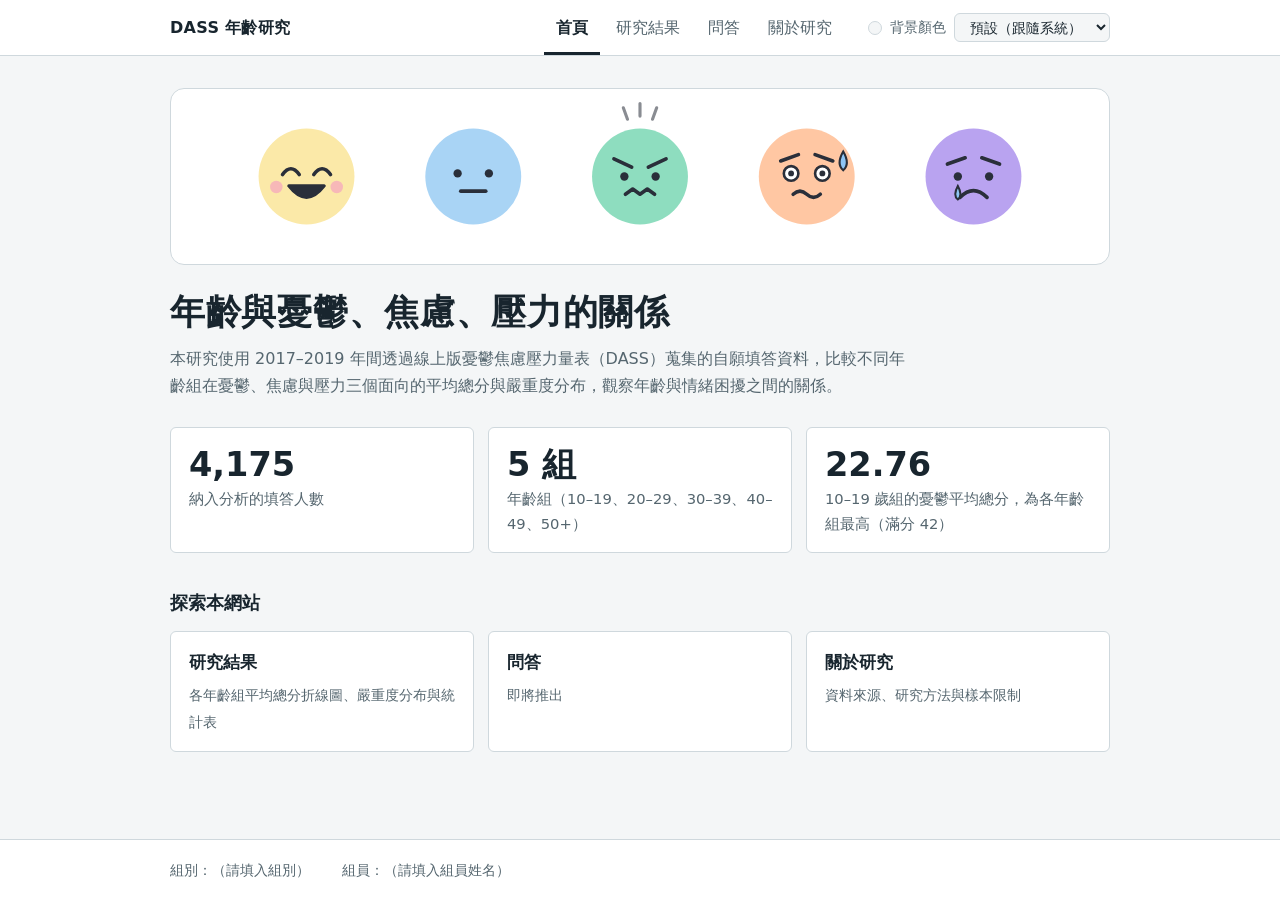
<file: index.html>
<!DOCTYPE html>
<html lang="zh-Hant">
<head>
<meta charset="UTF-8">
<meta name="viewport" content="width=device-width, initial-scale=1">
<title>首頁｜年齡與憂鬱、焦慮、壓力的關係</title>
<link rel="stylesheet" href="style.css">
</head>
<body>
<header class="site-header">
  <nav class="site-nav" aria-label="主要導覽">
    <a class="brand" href="index.html">DASS 年齡研究</a>
    <ul>
        <li><a class="nl" href="index.html" aria-current="page">首頁</a></li>
        <li><a class="nl" href="results.html">研究結果</a></li>
        <li><a class="nl" href="ask.html">問答</a></li>
        <li><a class="nl" href="about.html">關於研究</a></li>
    </ul>
    <div class="bgpicker">
  <span class="sw" id="bgSwatch" aria-hidden="true"></span>
  <label for="bgSelect">背景顏色</label>
  <select id="bgSelect">
    <option value="auto">預設（跟隨系統）</option>
    <option value="#FFFFFF|light">白色</option>
    <option value="#F4F6F7|light">淺灰</option>
    <option value="#FBF6E9|light">米黃</option>
    <option value="#E8F1FA|light">淡藍</option>
    <option value="#E8F5EC|light">淡綠</option>
    <option value="#FBEDF1|light">淡粉</option>
    <option value="#F0EBF8|light">淡紫</option>
    <option value="#11181D|dark">深藍灰</option>
    <option value="#1E1E1E|dark">炭灰</option>
    <option value="#000000|dark">黑色</option>
  </select>
</div>
  </nav>
</header>
<main>
  <div class="hero">
  <svg viewBox="0 0 900 168" role="img" aria-label="插畫：五種情緒表情，依序是快樂、正常、壓力大、焦慮、憂鬱">
    <g transform="translate(130 84)">
      <circle r="46" fill="#FBE9A8"/>
      <path d="M-23 -2 Q-15 -13 -7 -2 M7 -2 Q15 -13 23 -2" stroke="#2A2F3A" stroke-width="3.5" stroke-linecap="round" stroke-linejoin="round" fill="none"/><path d="M-17 9 Q0 31 17 9 Z" fill="#2A2F3A" stroke="#2A2F3A" stroke-width="3" stroke-linejoin="round"/><circle cx="-29" cy="10" r="6" fill="#F6A8BE" opacity=".75"/><circle cx="29" cy="10" r="6" fill="#F6A8BE" opacity=".75"/>
    </g>
    <g transform="translate(290 84)">
      <circle r="46" fill="#A9D4F5"/>
      <circle cx="-15" cy="-3" r="4" fill="#2A2F3A"/><circle cx="15" cy="-3" r="4" fill="#2A2F3A"/><path d="M-12 14 L12 14" stroke="#2A2F3A" stroke-width="3.5" stroke-linecap="round" stroke-linejoin="round" fill="none"/>
    </g>
    <g transform="translate(450 84)">
      <circle r="46" fill="#8EDDBF"/>
      <circle cx="-15" cy="0" r="4" fill="#2A2F3A"/><circle cx="15" cy="0" r="4" fill="#2A2F3A"/><path d="M-25 -17 L-8 -9 M25 -17 L8 -9" stroke="#2A2F3A" stroke-width="3.5" stroke-linecap="round" stroke-linejoin="round" fill="none"/><path d="M-14 17 L-7 12 L0 17 L7 12 L14 17" stroke="#2A2F3A" stroke-width="3.5" stroke-linecap="round" stroke-linejoin="round" fill="none"/><path d="M-12 -55 L-16 -66 M0 -58 L0 -70 M12 -55 L16 -66" stroke="#2A2F3A" stroke-width="3" stroke-linecap="round" opacity=".55"/>
    </g>
    <g transform="translate(610 84)">
      <circle r="46" fill="#FFC7A3"/>
      <circle cx="-15" cy="-3" r="7" fill="#fff" stroke="#2A2F3A" stroke-width="2.5"/><circle cx="15" cy="-3" r="7" fill="#fff" stroke="#2A2F3A" stroke-width="2.5"/><circle cx="-15" cy="-3" r="2.8" fill="#2A2F3A"/><circle cx="15" cy="-3" r="2.8" fill="#2A2F3A"/><path d="M-25 -15 L-8 -21 M25 -15 L8 -21" stroke="#2A2F3A" stroke-width="3.5" stroke-linecap="round" stroke-linejoin="round" fill="none"/><path d="M-13 17 Q-6.5 11 0 17 T13 17" stroke="#2A2F3A" stroke-width="3.5" stroke-linecap="round" stroke-linejoin="round" fill="none"/><path d="M35 -24 Q42 -12 35 -6 Q28 -12 35 -24 Z" fill="#8EC5F5" stroke="#2A2F3A" stroke-width="2"/>
    </g>
    <g transform="translate(770 84)">
      <circle r="46" fill="#B9A3F0"/>
      <circle cx="-15" cy="0" r="4" fill="#2A2F3A"/><circle cx="15" cy="0" r="4" fill="#2A2F3A"/><path d="M-25 -12 L-8 -18 M25 -12 L8 -18" stroke="#2A2F3A" stroke-width="3.5" stroke-linecap="round" stroke-linejoin="round" fill="none"/><path d="M-13 20 Q0 7 13 20" stroke="#2A2F3A" stroke-width="3.5" stroke-linecap="round" stroke-linejoin="round" fill="none"/><path d="M-15 9 Q-10 18 -15 22 Q-20 18 -15 9 Z" fill="#8EC5F5" stroke="#2A2F3A" stroke-width="2"/>
    </g>
  </svg>
</div>
  <h1>年齡與憂鬱、焦慮、壓力的關係</h1>
  <p class="lead">本研究使用 2017–2019 年間透過線上版憂鬱焦慮壓力量表（DASS）蒐集的自願填答資料，比較不同年齡組在憂鬱、焦慮與壓力三個面向的平均總分與嚴重度分布，觀察年齡與情緒困擾之間的關係。</p>

  <section class="stats" aria-label="重點數字">
    <div class="stat"><div class="num">4,175</div><div class="lbl">納入分析的填答人數</div></div>
    <div class="stat"><div class="num">5 組</div><div class="lbl">年齡組（10–19、20–29、30–39、40–49、50+）</div></div>
    <div class="stat"><div class="num">22.76</div><div class="lbl">10–19 歲組的憂鬱平均總分，為各年齡組最高（滿分 42）</div></div>
  </section>

  <h2 class="sec-title">探索本網站</h2>
  <div class="entries">
    <a class="entry" href="results.html"><strong>研究結果</strong><span>各年齡組平均總分折線圖、嚴重度分布與統計表</span></a>
    <a class="entry" href="ask.html"><strong>問答</strong><span>即將推出</span></a>
    <a class="entry" href="about.html"><strong>關於研究</strong><span>資料來源、研究方法與樣本限制</span></a>
  </div>
</main>
<footer class="site-footer">
  <div class="in">
    <span>組別：（請填入組別）</span>
    <span>組員：（請填入組員姓名）</span>
  </div>
</footer>
<script>
(function () {
  var sel = document.getElementById('bgSelect'), sw = document.getElementById('bgSwatch'), root = document.documentElement;
  function apply(v) {
    if (v === 'auto') {
      root.removeAttribute('data-mode'); root.style.removeProperty('--bg');
    } else {
      var a = v.split('|'); root.setAttribute('data-mode', a[1]); root.style.setProperty('--bg', a[0]);
    }
  }
  try { var saved = localStorage.getItem('dash-bg'); if (saved) { sel.value = saved; if (sel.value !== saved) sel.value = 'auto'; } } catch (e) {}
  apply(sel.value);
  sel.addEventListener('change', function () {
    apply(sel.value);
    try { localStorage.setItem('dash-bg', sel.value); } catch (e) {}
  });
})();
</script>
</body>
</html>
</file>
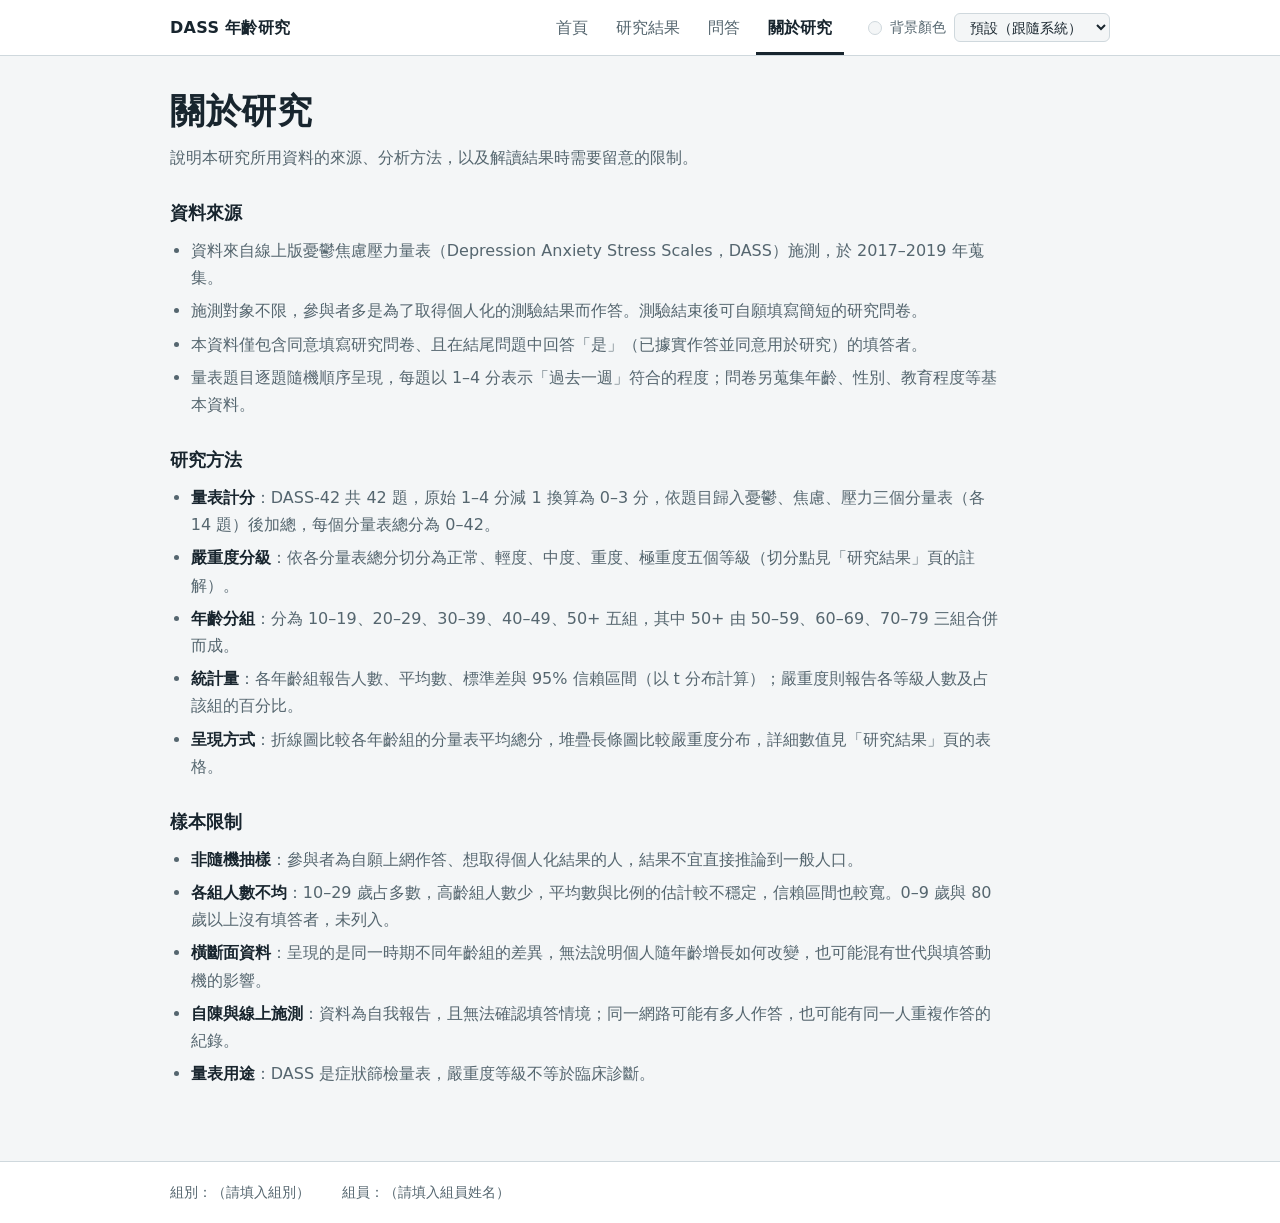
<file: about.html>
<!DOCTYPE html>
<html lang="zh-Hant">
<head>
<meta charset="UTF-8">
<meta name="viewport" content="width=device-width, initial-scale=1">
<title>關於研究｜年齡與憂鬱、焦慮、壓力的關係</title>
<link rel="stylesheet" href="style.css">
</head>
<body>
<header class="site-header">
  <nav class="site-nav" aria-label="主要導覽">
    <a class="brand" href="index.html">DASS 年齡研究</a>
    <ul>
        <li><a class="nl" href="index.html">首頁</a></li>
        <li><a class="nl" href="results.html">研究結果</a></li>
        <li><a class="nl" href="ask.html">問答</a></li>
        <li><a class="nl" href="about.html" aria-current="page">關於研究</a></li>
    </ul>
    <div class="bgpicker">
  <span class="sw" id="bgSwatch" aria-hidden="true"></span>
  <label for="bgSelect">背景顏色</label>
  <select id="bgSelect">
    <option value="auto">預設（跟隨系統）</option>
    <option value="#FFFFFF|light">白色</option>
    <option value="#F4F6F7|light">淺灰</option>
    <option value="#FBF6E9|light">米黃</option>
    <option value="#E8F1FA|light">淡藍</option>
    <option value="#E8F5EC|light">淡綠</option>
    <option value="#FBEDF1|light">淡粉</option>
    <option value="#F0EBF8|light">淡紫</option>
    <option value="#11181D|dark">深藍灰</option>
    <option value="#1E1E1E|dark">炭灰</option>
    <option value="#000000|dark">黑色</option>
  </select>
</div>
  </nav>
</header>
<main>
  <h1>關於研究</h1>
  <p class="lead">說明本研究所用資料的來源、分析方法，以及解讀結果時需要留意的限制。</p>
  <div class="prose">
    <h2>資料來源</h2>
    <ul>
      <li>資料來自線上版憂鬱焦慮壓力量表（Depression Anxiety Stress Scales，DASS）施測，於 2017–2019 年蒐集。</li>
      <li>施測對象不限，參與者多是為了取得個人化的測驗結果而作答。測驗結束後可自願填寫簡短的研究問卷。</li>
      <li>本資料僅包含同意填寫研究問卷、且在結尾問題中回答「是」（已據實作答並同意用於研究）的填答者。</li>
      <li>量表題目逐題隨機順序呈現，每題以 1–4 分表示「過去一週」符合的程度；問卷另蒐集年齡、性別、教育程度等基本資料。</li>
    </ul>

    <h2>研究方法</h2>
    <ul>
      <li><b>量表計分</b>：DASS-42 共 42 題，原始 1–4 分減 1 換算為 0–3 分，依題目歸入憂鬱、焦慮、壓力三個分量表（各 14 題）後加總，每個分量表總分為 0–42。</li>
      <li><b>嚴重度分級</b>：依各分量表總分切分為正常、輕度、中度、重度、極重度五個等級（切分點見「研究結果」頁的註解）。</li>
      <li><b>年齡分組</b>：分為 10–19、20–29、30–39、40–49、50+ 五組，其中 50+ 由 50–59、60–69、70–79 三組合併而成。</li>
      <li><b>統計量</b>：各年齡組報告人數、平均數、標準差與 95% 信賴區間（以 t 分布計算）；嚴重度則報告各等級人數及占該組的百分比。</li>
      <li><b>呈現方式</b>：折線圖比較各年齡組的分量表平均總分，堆疊長條圖比較嚴重度分布，詳細數值見「研究結果」頁的表格。</li>
    </ul>

    <h2>樣本限制</h2>
    <ul>
      <li><b>非隨機抽樣</b>：參與者為自願上網作答、想取得個人化結果的人，結果不宜直接推論到一般人口。</li>
      <li><b>各組人數不均</b>：10–29 歲占多數，高齡組人數少，平均數與比例的估計較不穩定，信賴區間也較寬。0–9 歲與 80 歲以上沒有填答者，未列入。</li>
      <li><b>橫斷面資料</b>：呈現的是同一時期不同年齡組的差異，無法說明個人隨年齡增長如何改變，也可能混有世代與填答動機的影響。</li>
      <li><b>自陳與線上施測</b>：資料為自我報告，且無法確認填答情境；同一網路可能有多人作答，也可能有同一人重複作答的紀錄。</li>
      <li><b>量表用途</b>：DASS 是症狀篩檢量表，嚴重度等級不等於臨床診斷。</li>
    </ul>
  </div>
</main>
<footer class="site-footer">
  <div class="in">
    <span>組別：（請填入組別）</span>
    <span>組員：（請填入組員姓名）</span>
  </div>
</footer>
<script>
(function () {
  var sel = document.getElementById('bgSelect'), sw = document.getElementById('bgSwatch'), root = document.documentElement;
  function apply(v) {
    if (v === 'auto') {
      root.removeAttribute('data-mode'); root.style.removeProperty('--bg');
    } else {
      var a = v.split('|'); root.setAttribute('data-mode', a[1]); root.style.setProperty('--bg', a[0]);
    }
  }
  try { var saved = localStorage.getItem('dash-bg'); if (saved) { sel.value = saved; if (sel.value !== saved) sel.value = 'auto'; } } catch (e) {}
  apply(sel.value);
  sel.addEventListener('change', function () {
    apply(sel.value);
    try { localStorage.setItem('dash-bg', sel.value); } catch (e) {}
  });
})();
</script>
</body>
</html>
</file>
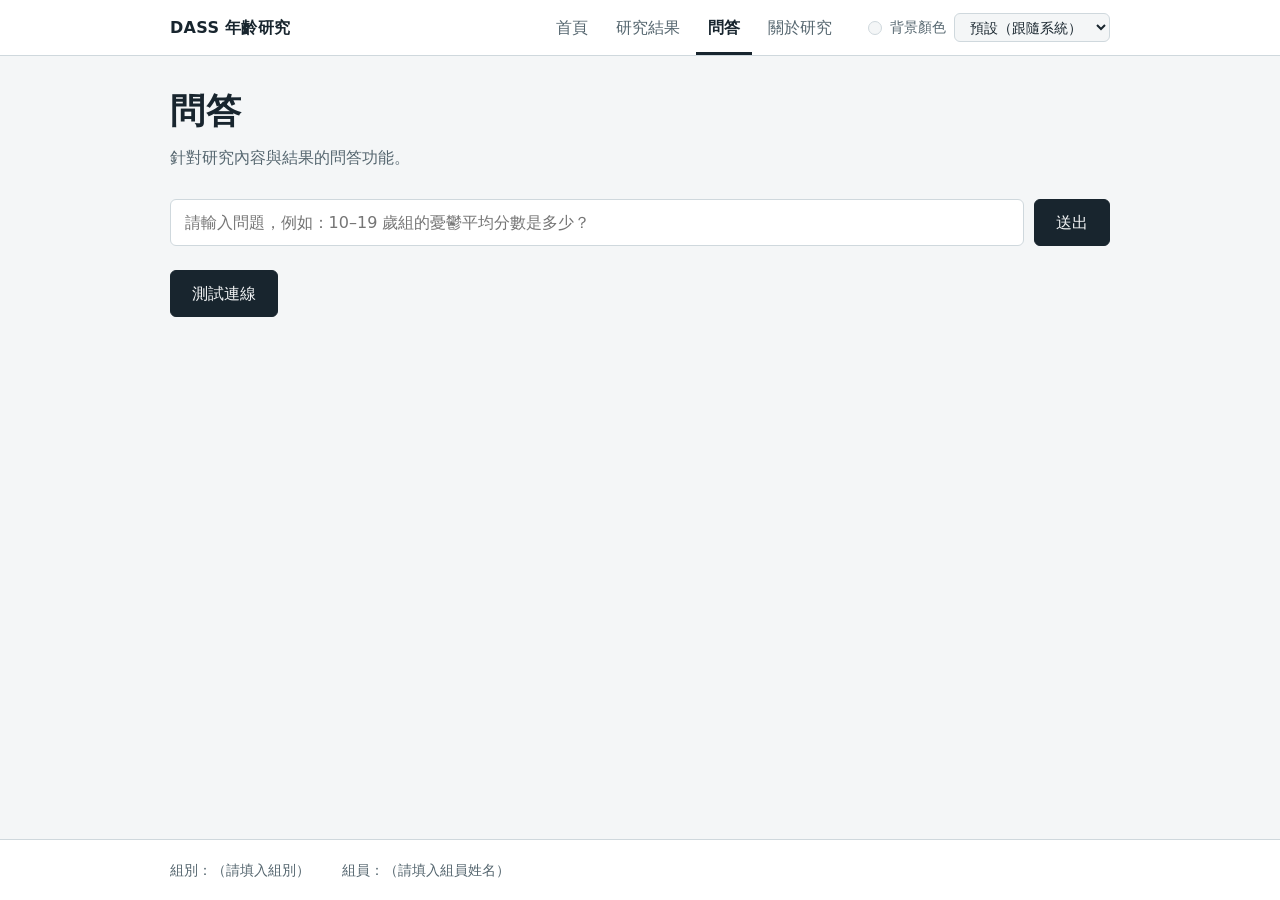
<file: ask.html>
<!DOCTYPE html>
<html lang="zh-Hant">
<head>
<meta charset="UTF-8">
<meta name="viewport" content="width=device-width, initial-scale=1">
<title>問答｜年齡與憂鬱、焦慮、壓力的關係</title>
<link rel="stylesheet" href="style.css">
<style>
.conn { margin-top: 24px; }
.conn button, .qa button {
  font: inherit; padding: .55em 1.3em; cursor: pointer;
  color: var(--bg); background: var(--ink); border: 1px solid var(--ink); border-radius: 6px;
}
.conn button:disabled, .qa button:disabled { opacity: .6; cursor: wait; }
.conn button:focus-visible, .qa button:focus-visible, .qa input:focus-visible { outline: 3px solid var(--focus); outline-offset: 2px; }
.conn pre {
  margin: 12px 0 0; padding: 12px 14px; white-space: pre-wrap; word-break: break-word;
  font-family: ui-monospace, "SFMono-Regular", Menlo, Consolas, monospace; font-size: .9rem;
  background: var(--surface); border: 1px solid var(--line); border-radius: 6px;
}
.conn pre[hidden] { display: none; }
.qa { margin-top: 8px; }
.qa form { display: flex; flex-wrap: wrap; gap: 10px; }
.qa input {
  flex: 1 1 320px; font: inherit; color: var(--ink); background: var(--surface);
  padding: .55em .85em; border: 1px solid var(--line); border-radius: 6px;
}
.qa .answer {
  margin-top: 16px; padding: 14px 16px; white-space: pre-wrap; word-break: break-word;
  background: var(--surface); border: 1px solid var(--line); border-radius: 6px;
}
.qa .answer[hidden] { display: none; }
.qa .answer.err { border-color: #C0392B; color: #C0392B; }
.qa .answer.wait { color: var(--muted); }
.conn pre.err { border-color: #C0392B; color: #C0392B; }
</style>
</head>
<body>
<header class="site-header">
  <nav class="site-nav" aria-label="主要導覽">
    <a class="brand" href="index.html">DASS 年齡研究</a>
    <ul>
        <li><a class="nl" href="index.html">首頁</a></li>
        <li><a class="nl" href="results.html">研究結果</a></li>
        <li><a class="nl" href="ask.html" aria-current="page">問答</a></li>
        <li><a class="nl" href="about.html">關於研究</a></li>
    </ul>
    <div class="bgpicker">
  <span class="sw" id="bgSwatch" aria-hidden="true"></span>
  <label for="bgSelect">背景顏色</label>
  <select id="bgSelect">
    <option value="auto">預設（跟隨系統）</option>
    <option value="#FFFFFF|light">白色</option>
    <option value="#F4F6F7|light">淺灰</option>
    <option value="#FBF6E9|light">米黃</option>
    <option value="#E8F1FA|light">淡藍</option>
    <option value="#E8F5EC|light">淡綠</option>
    <option value="#FBEDF1|light">淡粉</option>
    <option value="#F0EBF8|light">淡紫</option>
    <option value="#11181D|dark">深藍灰</option>
    <option value="#1E1E1E|dark">炭灰</option>
    <option value="#000000|dark">黑色</option>
  </select>
</div>
  </nav>
</header>
<main>
  <h1>問答</h1>
  <p class="lead">針對研究內容與結果的問答功能。</p>
  <section class="qa" aria-label="問答">
    <form id="qaForm">
      <input type="text" id="qaInput" maxlength="500" required autocomplete="off"
             aria-label="請輸入問題" placeholder="請輸入問題，例如：10–19 歲組的憂鬱平均分數是多少？">
      <button type="submit" id="qaBtn">送出</button>
    </form>
    <div class="answer" id="qaOut" role="status" aria-live="polite" hidden></div>
  </section>

  <section class="conn" aria-label="後端連線測試">
    <button type="button" id="testBtn">測試連線</button>
    <pre id="testOut" role="status" aria-live="polite" hidden></pre>
  </section>

</main>
<footer class="site-footer">
  <div class="in">
    <span>組別：（請填入組別）</span>
    <span>組員：（請填入組員姓名）</span>
  </div>
</footer>
<script>
(function () {
  var API_URL = 'https://dass-42.c44121298.workers.dev/';
  var btn = document.getElementById('testBtn');
  var out = document.getElementById('testOut');

  function show(text, isError) {
    out.textContent = text;
    out.className = isError ? 'err' : '';
    out.hidden = false;
  }

  btn.addEventListener('click', function () {
    btn.disabled = true;
    show('連線中…', false);
    var ctrl = new AbortController();
    var timer = setTimeout(function () { ctrl.abort(); }, 10000);

    fetch(API_URL, {
      method: 'POST',
      headers: { 'Content-Type': 'application/json' },
      body: JSON.stringify({ action: 'test' }),
      signal: ctrl.signal
    }).then(function (res) {
      return res.text().then(function (txt) {
        var data;
        try { data = JSON.parse(txt); } catch (e) { data = null; }
        if (!res.ok) {
          var msg = data && data.error ? data.error : (txt || '伺服器沒有回傳說明');
          show('連線失敗（HTTP ' + res.status + '）：' + msg, true);
        } else if (data === null) {
          show('連線失敗：後端回傳的內容不是 JSON。\n' + txt, true);
        } else {
          show(JSON.stringify(data, null, 2), false);
        }
      });
    }).catch(function (err) {
      var msg = err && err.name === 'AbortError'
        ? '連線逾時（超過 10 秒沒有回應）。'
        : '無法連線到後端，請檢查網路，或確認後端網址與跨網域（CORS）設定。';
      show('連線失敗：' + msg, true);
    }).then(function () {
      clearTimeout(timer);
      btn.disabled = false;
    });
  });
})();
</script>
<script>
(function () {
  var API_URL = 'https://dass-42.c44121298.workers.dev/';
  var form = document.getElementById('qaForm');
  var input = document.getElementById('qaInput');
  var btn = document.getElementById('qaBtn');
  var out = document.getElementById('qaOut');

  function show(text, kind) {
    out.textContent = text;
    out.className = 'answer' + (kind ? ' ' + kind : '');
    out.hidden = false;
  }

  form.addEventListener('submit', function (e) {
    e.preventDefault();
    var question = input.value.trim();
    if (!question) { show('請先輸入問題。', 'err'); return; }

    btn.disabled = true;
    input.disabled = true;
    show('回答中…', 'wait');
    var ctrl = new AbortController();
    var timer = setTimeout(function () { ctrl.abort(); }, 75000);

    fetch(API_URL, {
      method: 'POST',
      headers: { 'Content-Type': 'application/json' },
      body: JSON.stringify({ action: 'ask', question: question }),
      signal: ctrl.signal
    }).then(function (res) {
      return res.text().then(function (txt) {
        var data;
        try { data = JSON.parse(txt); } catch (err) { data = null; }
        if (!res.ok) {
          var msg = data && data.error ? data.error : (txt || '伺服器沒有回傳說明');
          show('無法回答（HTTP ' + res.status + '）：' + msg, 'err');
        } else if (data === null || typeof data.answer !== 'string') {
          show('無法回答：後端回傳的內容格式不符。', 'err');
        } else {
          show(data.answer, '');
        }
      });
    }).catch(function (err) {
      var msg = err && err.name === 'AbortError'
        ? '等待逾時（超過 75 秒沒有回應），請稍後再試。'
        : '無法連線到後端，請檢查網路，或確認後端網址與跨網域（CORS）設定。';
      show('無法回答：' + msg, 'err');
    }).then(function () {
      clearTimeout(timer);
      btn.disabled = false;
      input.disabled = false;
      input.focus();
    });
  });
})();
</script>
<script>
(function () {
  var sel = document.getElementById('bgSelect'), sw = document.getElementById('bgSwatch'), root = document.documentElement;
  function apply(v) {
    if (v === 'auto') {
      root.removeAttribute('data-mode'); root.style.removeProperty('--bg');
    } else {
      var a = v.split('|'); root.setAttribute('data-mode', a[1]); root.style.setProperty('--bg', a[0]);
    }
  }
  try { var saved = localStorage.getItem('dash-bg'); if (saved) { sel.value = saved; if (sel.value !== saved) sel.value = 'auto'; } } catch (e) {}
  apply(sel.value);
  sel.addEventListener('change', function () {
    apply(sel.value);
    try { localStorage.setItem('dash-bg', sel.value); } catch (e) {}
  });
})();
</script>
</body>
</html>
</file>
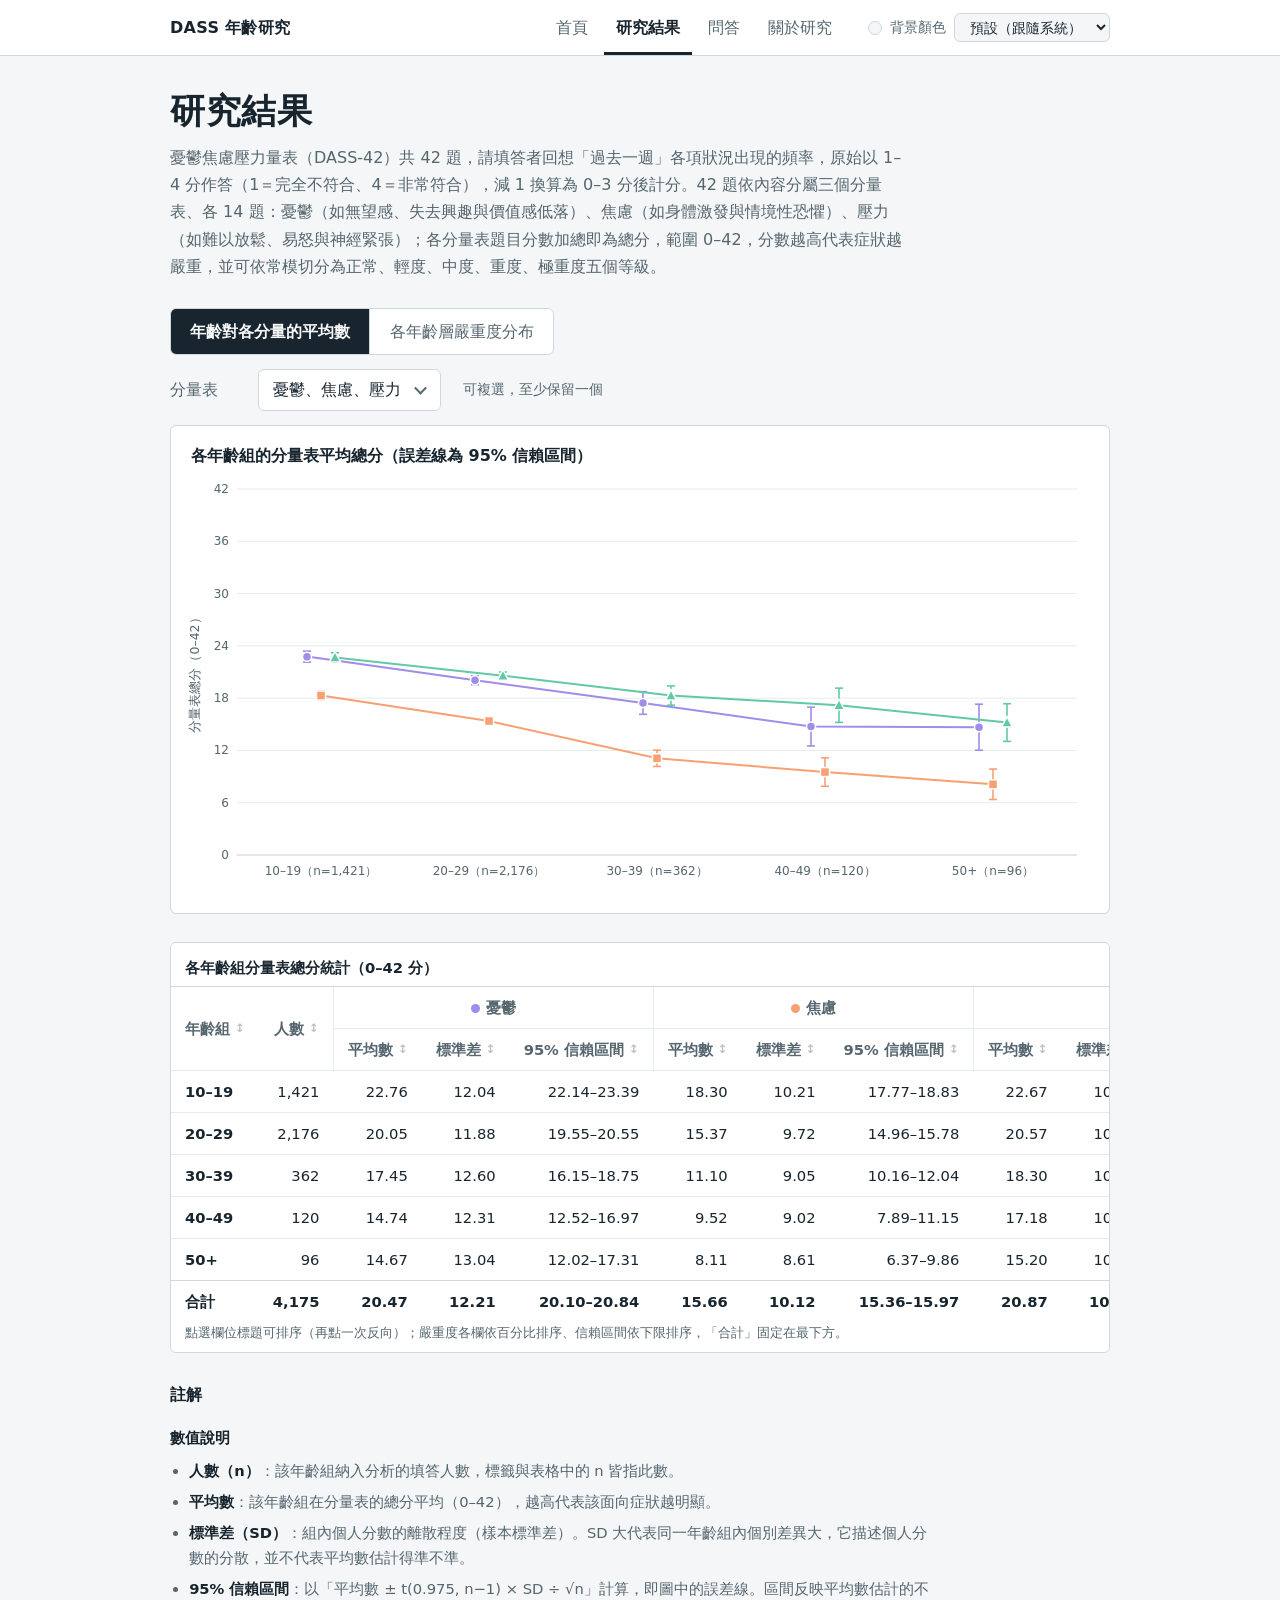
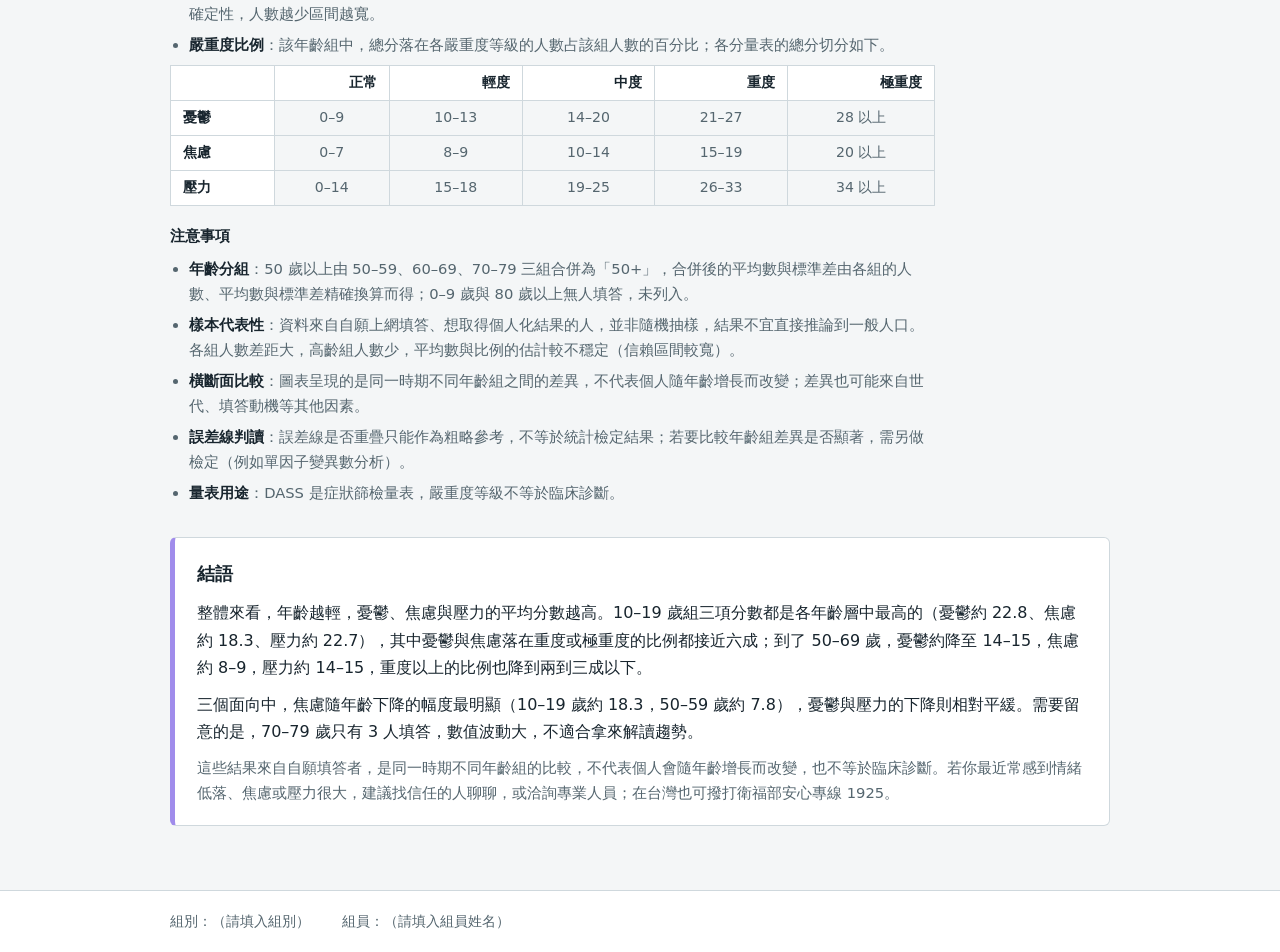
<file: results.html>
<!DOCTYPE html>
<html lang="zh-Hant">
<head>
<meta charset="UTF-8">
<meta name="viewport" content="width=device-width, initial-scale=1">
<title>研究結果｜年齡與憂鬱、焦慮、壓力的關係</title>
<link rel="stylesheet" href="style.css">
<style>
.controls { display: flex; flex-direction: column; gap: 14px; margin-bottom: 14px; }
.tabs { display: inline-flex; align-self: flex-start; border: 1px solid var(--line); border-radius: 6px; overflow: hidden; background: var(--surface); }
.tab {
  appearance: none; border: 0; background: transparent; color: var(--muted);
  font: inherit; padding: .55em 1.2em; cursor: pointer;
}
.tab + .tab { border-left: 1px solid var(--line); }
.tab[aria-selected="true"] { background: var(--ink); color: var(--bg); font-weight: 600; }
.tab:focus-visible, .picks input:focus-visible { outline: 3px solid var(--focus); outline-offset: 2px; }
.picks { display: flex; flex-wrap: wrap; align-items: center; gap: 8px 22px; border: 0; margin: 0; padding: 0; min-width: 0; }
.picks legend { float: left; padding: 0; margin-right: 18px; color: var(--muted); }
.picks label { display: inline-flex; align-items: center; gap: 7px; cursor: pointer; }
.picks input { width: 17px; height: 17px; margin: 0; accent-color: var(--ink); }
.picks input:disabled + svg + span, .picks input:disabled + span { opacity: .75; }
.picks .hint { color: var(--muted); font-size: .85rem; }
.dd { position: relative; }
.dd summary {
  list-style: none; cursor: pointer; user-select: none; position: relative;
  min-width: 11em; padding: .4em 2.4em .4em .9em;
  border: 1px solid var(--line); border-radius: 6px; background: var(--surface);
}
.dd summary::-webkit-details-marker { display: none; }
.dd summary::after {
  content: ""; position: absolute; right: .95em; top: 50%; width: 7px; height: 7px;
  border-right: 2px solid var(--muted); border-bottom: 2px solid var(--muted);
  transform: translateY(-70%) rotate(45deg);
}
.dd[open] summary::after { transform: translateY(-30%) rotate(-135deg); }
.dd summary:focus-visible, select.sel:focus-visible { outline: 3px solid var(--focus); outline-offset: 2px; }
.ddp {
  position: absolute; z-index: 10; top: calc(100% + 4px); left: 0; min-width: 100%;
  display: flex; flex-direction: column; gap: 6px; padding: 10px 14px;
  background: var(--surface); border: 1px solid var(--line); border-radius: 6px;
  box-shadow: 0 4px 14px rgba(0,0,0,.14);
}
select.sel {
  font: inherit; color: var(--ink); background: var(--surface);
  min-width: 11em; padding: .4em .9em; border: 1px solid var(--line); border-radius: 6px; cursor: pointer;
}
.sort {
  appearance: none; border: 0; background: none; padding: 0; margin: 0; cursor: pointer;
  font: inherit; color: inherit; display: inline-flex; align-items: center; gap: 5px;
}
.sort::after { content: "↕"; font-size: .8em; opacity: .4; }
th[aria-sort="ascending"] .sort::after { content: "▲"; opacity: 1; }
th[aria-sort="descending"] .sort::after { content: "▼"; opacity: 1; }
.sort:focus-visible { outline: 3px solid var(--focus); outline-offset: 2px; }
.sorthint { padding: 0 14px 8px; font-size: .82rem; color: var(--muted); }

.panel { background: var(--surface); border: 1px solid var(--line); border-radius: 6px; padding: 16px 14px 10px; }
.panel h2 { margin: 0 0 4px 6px; font-size: 1rem; font-weight: 600; }
.legend { display: flex; flex-wrap: wrap; gap: 4px 16px; margin: 0 0 6px 6px; font-size: .85rem; color: var(--muted); }
.legend[hidden] { display: none; }
.legend i { display: inline-block; width: 12px; height: 12px; margin-right: 6px; vertical-align: -1px; border: 1px solid var(--line); }
#chart { position: relative; width: 100%; }
#chart svg { display: block; max-width: 100%; }
.tick { fill: var(--muted); font-size: 12px; }
.axis { fill: var(--muted); font-size: 12.5px; }
.grid { stroke: var(--grid); stroke-width: 1; }
.base { stroke: var(--line); stroke-width: 1; }
.seglabel { font-size: 12px; font-weight: 600; pointer-events: none; }
.seg { stroke: var(--surface); stroke-width: 1; }
.seg:hover { stroke: var(--ink); stroke-width: 2; }
.hit { fill: transparent; }
.hit:hover { fill: var(--ink); fill-opacity: .12; }
.tip {
  position: absolute; z-index: 5; pointer-events: none;
  background: var(--ink); color: var(--bg);
  padding: 7px 10px; border-radius: 5px; font-size: .85rem; line-height: 1.55; white-space: nowrap;
}
.tip[hidden] { display: none; }
.tip .dot { display: inline-block; width: 9px; height: 9px; border-radius: 50%; margin-right: 6px; border: 1px solid var(--bg); }

.tablewrap { margin-top: 28px; overflow-x: auto; border: 1px solid var(--line); border-radius: 6px; background: var(--surface); }
table { width: 100%; border-collapse: collapse; font-size: .92rem; font-variant-numeric: tabular-nums; }
caption { text-align: left; padding: 12px 14px 6px; font-weight: 600; }
th, td { padding: 8px 14px; border-top: 1px solid var(--grid); white-space: nowrap; }
thead th { border-top: 1px solid var(--line); color: var(--muted); font-weight: 600; background: var(--surface); }
thead tr + tr th { border-top: 1px solid var(--grid); }
th[scope="row"] { text-align: left; font-weight: 600; }
td, thead th:not(:first-child) { text-align: right; }
thead th[colspan] { text-align: center; border-left: 1px solid var(--grid); }
thead tr + tr th:nth-child(3n+1) { border-left: 1px solid var(--grid); }
tbody tr.total th, tbody tr.total td { border-top: 1px solid var(--line); font-weight: 600; }
.sw { display: inline-block; width: 9px; height: 9px; border-radius: 50%; margin-right: 6px; }

.conclusion { margin-top: 32px; padding: 20px 22px; background: var(--surface); border: 1px solid var(--line); border-left: 5px solid var(--dep); border-radius: 6px; }
.conclusion h2 { margin: 0 0 10px; font-size: 1.15rem; }
.conclusion p { margin: 0 0 10px; }
.conclusion p:last-child { margin-bottom: 0; }
.conclusion .care { color: var(--muted); font-size: .92rem; }

@media (max-width: 560px) {
  .tabs { flex-direction: column; align-self: stretch; }
  .tab + .tab { border-left: 0; border-top: 1px solid var(--line); }
  .panel { padding: 12px 6px 6px; }
}
</style>
</head>
<body>
<header class="site-header">
  <nav class="site-nav" aria-label="主要導覽">
    <a class="brand" href="index.html">DASS 年齡研究</a>
    <ul>
        <li><a class="nl" href="index.html">首頁</a></li>
        <li><a class="nl" href="results.html" aria-current="page">研究結果</a></li>
        <li><a class="nl" href="ask.html">問答</a></li>
        <li><a class="nl" href="about.html">關於研究</a></li>
    </ul>
    <div class="bgpicker">
  <span class="sw" id="bgSwatch" aria-hidden="true"></span>
  <label for="bgSelect">背景顏色</label>
  <select id="bgSelect">
    <option value="auto">預設（跟隨系統）</option>
    <option value="#FFFFFF|light">白色</option>
    <option value="#F4F6F7|light">淺灰</option>
    <option value="#FBF6E9|light">米黃</option>
    <option value="#E8F1FA|light">淡藍</option>
    <option value="#E8F5EC|light">淡綠</option>
    <option value="#FBEDF1|light">淡粉</option>
    <option value="#F0EBF8|light">淡紫</option>
    <option value="#11181D|dark">深藍灰</option>
    <option value="#1E1E1E|dark">炭灰</option>
    <option value="#000000|dark">黑色</option>
  </select>
</div>
  </nav>
</header>
<main>
  
  <h1>研究結果</h1>
  <p class="lead">憂鬱焦慮壓力量表（DASS-42）共 42 題，請填答者回想「過去一週」各項狀況出現的頻率，原始以 1–4 分作答（1＝完全不符合、4＝非常符合），減 1 換算為 0–3 分後計分。42 題依內容分屬三個分量表、各 14 題：憂鬱（如無望感、失去興趣與價值感低落）、焦慮（如身體激發與情境性恐懼）、壓力（如難以放鬆、易怒與神經緊張）；各分量表題目分數加總即為總分，範圍 0–42，分數越高代表症狀越嚴重，並可依常模切分為正常、輕度、中度、重度、極重度五個等級。</p>

  <div class="controls">
    <div class="tabs" role="tablist" aria-label="圖表切換">
      <button class="tab" role="tab" id="tab-mean" data-view="mean">年齡對各分量的平均數</button>
      <button class="tab" role="tab" id="tab-dist" data-view="dist">各年齡層嚴重度分布</button>
    </div>
    <fieldset class="picks" id="picks"></fieldset>
  </div>

  <section class="panel">
    <h2 id="charttitle"></h2>
    <div class="legend" id="legend" hidden></div>
    <div id="chart"><div class="tip" id="tip" hidden></div></div>
  </section>

  <div class="tablewrap" id="tablewrap"></div>

  <section class="notes">
    <h2>註解</h2>
    <h3>數值說明</h3>
    <ul>
      <li><b>人數（n）</b>：該年齡組納入分析的填答人數，標籤與表格中的 n 皆指此數。</li>
      <li><b>平均數</b>：該年齡組在分量表的總分平均（0–42），越高代表該面向症狀越明顯。</li>
      <li><b>標準差（SD）</b>：組內個人分數的離散程度（樣本標準差）。SD 大代表同一年齡組內個別差異大，它描述個人分數的分散，並不代表平均數估計得準不準。</li>
      <li><b>95% 信賴區間</b>：以「平均數 ± t(0.975, n−1) × SD ÷ √n」計算，即圖中的誤差線。區間反映平均數估計的不確定性，人數越少區間越寬。</li>
      <li><b>嚴重度比例</b>：該年齡組中，總分落在各嚴重度等級的人數占該組人數的百分比；各分量表的總分切分如下。</li>
    </ul>
    <table class="cut">
      <thead><tr><th></th><th>正常</th><th>輕度</th><th>中度</th><th>重度</th><th>極重度</th></tr></thead>
      <tbody>
        <tr><th scope="row">憂鬱</th><td>0–9</td><td>10–13</td><td>14–20</td><td>21–27</td><td>28 以上</td></tr>
        <tr><th scope="row">焦慮</th><td>0–7</td><td>8–9</td><td>10–14</td><td>15–19</td><td>20 以上</td></tr>
        <tr><th scope="row">壓力</th><td>0–14</td><td>15–18</td><td>19–25</td><td>26–33</td><td>34 以上</td></tr>
      </tbody>
    </table>
    <h3>注意事項</h3>
    <ul>
      <li><b>年齡分組</b>：50 歲以上由 50–59、60–69、70–79 三組合併為「50+」，合併後的平均數與標準差由各組的人數、平均數與標準差精確換算而得；0–9 歲與 80 歲以上無人填答，未列入。</li>
      <li><b>樣本代表性</b>：資料來自自願上網填答、想取得個人化結果的人，並非隨機抽樣，結果不宜直接推論到一般人口。各組人數差距大，高齡組人數少，平均數與比例的估計較不穩定（信賴區間較寬）。</li>
      <li><b>橫斷面比較</b>：圖表呈現的是同一時期不同年齡組之間的差異，不代表個人隨年齡增長而改變；差異也可能來自世代、填答動機等其他因素。</li>
      <li><b>誤差線判讀</b>：誤差線是否重疊只能作為粗略參考，不等於統計檢定結果；若要比較年齡組差異是否顯著，需另做檢定（例如單因子變異數分析）。</li>
      <li><b>量表用途</b>：DASS 是症狀篩檢量表，嚴重度等級不等於臨床診斷。</li>
    </ul>
  </section>

  <section class="conclusion">
    <h2>結語</h2>
    <p>整體來看，年齡越輕，憂鬱、焦慮與壓力的平均分數越高。10–19 歲組三項分數都是各年齡層中最高的（憂鬱約 22.8、焦慮約 18.3、壓力約 22.7），其中憂鬱與焦慮落在重度或極重度的比例都接近六成；到了 50–69 歲，憂鬱約降至 14–15，焦慮約 8–9，壓力約 14–15，重度以上的比例也降到兩到三成以下。</p>
    <p>三個面向中，焦慮隨年齡下降的幅度最明顯（10–19 歲約 18.3，50–59 歲約 7.8），憂鬱與壓力的下降則相對平緩。需要留意的是，70–79 歲只有 3 人填答，數值波動大，不適合拿來解讀趨勢。</p>
    <p class="care">這些結果來自自願填答者，是同一時期不同年齡組的比較，不代表個人會隨年齡增長而改變，也不等於臨床診斷。若你最近常感到情緒低落、焦慮或壓力很大，建議找信任的人聊聊，或洽詢專業人員；在台灣也可撥打衛福部安心專線 1925。</p>
  </section>
</main>
<footer class="site-footer">
  <div class="in">
    <span>組別：（請填入組別）</span>
    <span>組員：（請填入組員姓名）</span>
  </div>
</footer>
<script>
(function () {
  'use strict';

  // ---- 統計資料（由 年齡層統計.csv 轉入；僅保留人數大於 0 的年齡層）----
  var DATA = {"groups": [{"start": 10, "label": "10–19", "n": 1421, "stats": {"dep": {"mean": 22.76213934, "sd": 12.03702045}, "anx": {"mean": 18.30119634, "sd": 10.20656679}, "str": {"mean": 22.66502463, "sd": 10.31082269}}, "lv": {"dep": [252, 105, 260, 247, 557], "anx": [248, 86, 235, 219, 633], "str": [346, 160, 318, 344, 253]}}, {"start": 20, "label": "20–29", "n": 2176, "stats": {"dep": {"mean": 20.05009191, "sd": 11.88178438}, "anx": {"mean": 15.37178309, "sd": 9.718905087}, "str": {"mean": 20.57077206, "sd": 10.18683173}}, "lv": {"dep": [506, 229, 430, 359, 652], "anx": [537, 170, 439, 341, 689], "str": [675, 276, 521, 434, 270]}}, {"start": 30, "label": "30–39", "n": 362, "stats": {"dep": {"mean": 17.44751381, "sd": 12.59968592}, "anx": {"mean": 11.09944751, "sd": 9.054225669}, "str": {"mean": 18.29834254, "sd": 10.67445484}}, "lv": {"dep": [127, 38, 55, 43, 99], "anx": [163, 33, 68, 37, 61], "str": [149, 56, 55, 64, 38]}}, {"start": 40, "label": "40–49", "n": 120, "stats": {"dep": {"mean": 14.74166667, "sd": 12.31484438}, "anx": {"mean": 9.516666667, "sd": 9.017241499}, "str": {"mean": 17.18333333, "sd": 10.87050078}}, "lv": {"dep": [52, 14, 19, 11, 24], "anx": [63, 12, 17, 9, 19], "str": [54, 17, 18, 16, 15]}}, {"start": 50, "label": "50–59", "n": 68, "stats": {"dep": {"mean": 14.23529412, "sd": 12.18405815}, "anx": {"mean": 7.764705882, "sd": 8.199231211}, "str": {"mean": 15.22058824, "sd": 10.46650035}}, "lv": {"dep": [34, 6, 11, 6, 11], "anx": [42, 5, 8, 6, 7], "str": [39, 7, 11, 6, 5]}}, {"start": 60, "label": "60–69", "n": 25, "stats": {"dep": {"mean": 14.52, "sd": 14.71994112}, "anx": {"mean": 9.0, "sd": 9.746794345}, "str": {"mean": 14.44, "sd": 10.89755324}}, "lv": {"dep": [14, 2, 2, 1, 6], "anx": [15, 1, 3, 1, 5], "str": [14, 4, 3, 2, 2]}}, {"start": 70, "label": "70–79", "n": 3, "stats": {"dep": {"mean": 25.66666667, "sd": 17.89785834}, "anx": {"mean": 8.666666667, "sd": 10.69267662}, "str": {"mean": 21.0, "sd": 15.62049935}}, "lv": {"dep": [1, 0, 0, 0, 2], "anx": [2, 0, 0, 0, 1], "str": [1, 0, 0, 2, 0]}}]};

  var SCALES = [
    { key: 'dep', name: '憂鬱', css: '--dep', shape: 'circle' },
    { key: 'anx', name: '焦慮', css: '--anx', shape: 'square' },
    { key: 'str', name: '壓力', css: '--str', shape: 'triangle' }
  ];
  var LEVELS = ['正常', '輕度', '中度', '重度', '極重度'];
  var MERGE_FROM = 50;   // 此年齡起點（含）以上的年齡層合併為一組
  var AXIS_MAX = 42;

  function $(s) { return document.querySelector(s); }
  function fmt2(v) { return v.toFixed(2); }
  function fmtN(n) { return n.toLocaleString('en-US'); }
  function pct(c, n) { return (c / n * 100).toFixed(1) + '%'; }

  // t 分布 0.975 分位數近似（自由度 ≥ 30 時誤差極小）
  function tCrit(df) {
    var z = 1.959964, z3 = Math.pow(z, 3), z5 = Math.pow(z, 5), z7 = Math.pow(z, 7);
    return z + (z3 + z) / (4 * df) +
      (5 * z5 + 16 * z3 + 3 * z) / (96 * df * df) +
      (3 * z7 + 19 * z5 + 17 * z3 - 15 * z) / (384 * df * df * df);
  }
  function ci(st, n) {
    var h = tCrit(n - 1) * st.sd / Math.sqrt(n);
    return [st.mean - h, st.mean + h];
  }

  // 合併多組：平均數 = 加權平均；變異數 = (組內平方和 + 組間平方和) ÷ (N−1)
  function pool(list) {
    var n = 0, stats = {}, lv = {};
    list.forEach(function (g) { n += g.n; });
    SCALES.forEach(function (s) {
      var k = s.key, M = 0, ss = 0;
      list.forEach(function (g) { M += g.n * g.stats[k].mean; });
      M /= n;
      list.forEach(function (g) {
        ss += (g.n - 1) * Math.pow(g.stats[k].sd, 2) + g.n * Math.pow(g.stats[k].mean - M, 2);
      });
      stats[k] = { mean: M, sd: n > 1 ? Math.sqrt(ss / (n - 1)) : NaN };
      lv[k] = LEVELS.map(function (_, i) {
        return list.reduce(function (a, g) { return a + g.lv[k][i]; }, 0);
      });
    });
    return { n: n, stats: stats, lv: lv };
  }

  var base = DATA.groups.filter(function (g) { return g.n > 0; }).sort(function (a, b) { return a.start - b.start; });
  var head = base.filter(function (g) { return g.start < MERGE_FROM; });
  var tail = base.filter(function (g) { return g.start >= MERGE_FROM; });
  var groups = head.map(function (g) { return { label: g.label, n: g.n, stats: g.stats, lv: g.lv }; });
  if (tail.length === 1) {
    groups.push({ label: tail[0].label, n: tail[0].n, stats: tail[0].stats, lv: tail[0].lv });
  } else if (tail.length > 1) {
    var p = pool(tail);
    groups.push({ label: MERGE_FROM + '+', n: p.n, stats: p.stats, lv: p.lv });
  }
  groups.forEach(function (g, i) { g.idx = i; g.tick = g.label + '（n=' + fmtN(g.n) + '）'; });
  var total = pool(groups);

  // ---- 狀態 ----
  var state = { view: 'mean', mean: ['dep', 'anx', 'str'], dist: 'dep', sort: null };
  var ddOpen = false;
  var wrap = $('#chart'), tip = $('#tip');
  var lastW = 0;

  function scaleOf(k) { return SCALES.filter(function (s) { return s.key === k; })[0]; }

  function shapeSvg(shape, cx, cy, css, size) {
    var f = 'style="fill:var(' + css + ');stroke:var(--surface);stroke-width:1.5"';
    if (shape === 'circle') return '<circle cx="' + cx + '" cy="' + cy + '" r="' + size + '" ' + f + '/>';
    if (shape === 'square') return '<rect x="' + (cx - size) + '" y="' + (cy - size) + '" width="' + (2 * size) + '" height="' + (2 * size) + '" ' + f + '/>';
    return '<polygon points="' + cx + ',' + (cy - size - 1.5) + ' ' + (cx + size + 1) + ',' + (cy + size) + ' ' + (cx - size - 1) + ',' + (cy + size) + '" ' + f + '/>';
  }

  // ---- 控制項 ----
  function renderControls() {
    $('#tab-mean').setAttribute('aria-selected', state.view === 'mean');
    $('#tab-dist').setAttribute('aria-selected', state.view === 'dist');
    var h = '<legend>分量表</legend>';
    if (state.view === 'mean') {
      var names = SCALES.filter(function (s) { return state.mean.indexOf(s.key) > -1; })
        .map(function (s) { return s.name; }).join('、');
      h += '<details class="dd" id="dd"' + (ddOpen ? ' open' : '') + '><summary>' + names + '</summary><div class="ddp">';
      SCALES.forEach(function (s) {
        var on = state.mean.indexOf(s.key) > -1;
        var only = on && state.mean.length === 1;
        h += '<label><input type="checkbox" name="mean" value="' + s.key + '"' + (on ? ' checked' : '') + (only ? ' disabled' : '') + '>' +
          '<svg width="16" height="16" viewBox="0 0 16 16" aria-hidden="true">' + shapeSvg(s.shape, 8, 8, s.css, 5) + '</svg>' +
          '<span>' + s.name + '</span></label>';
      });
      h += '</div></details><span class="hint">可複選，至少保留一個</span>';
    } else {
      h += '<select class="sel" name="dist" aria-label="分量表">';
      SCALES.forEach(function (s) {
        h += '<option value="' + s.key + '"' + (state.dist === s.key ? ' selected' : '') + '>' + s.name + '</option>';
      });
      h += '</select><span class="hint">一次選一個</span>';
    }
    $('#picks').innerHTML = h;
  }

  function renderTitle() {
    if (state.view === 'mean') {
      $('#charttitle').textContent = '各年齡組的分量表平均總分（誤差線為 95% 信賴區間）';
      $('#legend').hidden = true;
    } else {
      $('#charttitle').textContent = scaleOf(state.dist).name + '：各年齡組的嚴重度分布';
      var h = '';
      LEVELS.forEach(function (l, i) { h += '<span><i style="background:var(--lv' + (i + 1) + ')"></i>' + l + '</span>'; });
      $('#legend').innerHTML = h;
      $('#legend').hidden = false;
    }
  }

  // ---- 共用：座標軸文字 ----
  function xTick(x, y, g, narrow) {
    if (!narrow) return '<text class="tick" x="' + x + '" y="' + y + '" text-anchor="middle">' + g.tick + '</text>';
    return '<text class="tick" text-anchor="middle"><tspan x="' + x + '" y="' + y + '">' + g.label + '</tspan><tspan x="' + x + '" y="' + (y + 15) + '">（n=' + fmtN(g.n) + '）</tspan></text>';
  }

  function mount(svgHtml, W, H, label) {
    var old = wrap.querySelector('svg.main');
    if (old) old.remove();
    wrap.insertAdjacentHTML('afterbegin',
      '<svg class="main" role="img" aria-label="' + label + '" width="' + W + '" height="' + H + '" viewBox="0 0 ' + W + ' ' + H + '">' + svgHtml + '</svg>');
  }

  // ---- 圖表一：折線圖 ----
  function drawMean() {
    var W = Math.max(300, Math.floor(wrap.clientWidth)), narrow = W < 600;
    var H = narrow ? 380 : 430;
    var m = { l: 52, r: 18, t: 16, b: narrow ? 64 : 48 };
    var iw = W - m.l - m.r, ih = H - m.t - m.b;
    function y(v) { return m.t + ih * (1 - Math.min(Math.max(v, 0), AXIS_MAX) / AXIS_MAX); }
    var bw = iw / groups.length;
    function cx(i) { return m.l + bw * (i + 0.5); }
    var sel = SCALES.filter(function (s) { return state.mean.indexOf(s.key) > -1; });
    var step = Math.min(14, bw / (sel.length + 1));
    var h = '', hits = '', t;

    for (t = 0; t <= AXIS_MAX; t += 6) {
      h += '<line class="grid" x1="' + m.l + '" x2="' + (W - m.r) + '" y1="' + y(t) + '" y2="' + y(t) + '"/>' +
        '<text class="tick" x="' + (m.l - 8) + '" y="' + (y(t) + 4) + '" text-anchor="end">' + t + '</text>';
    }
    h += '<line class="base" x1="' + m.l + '" x2="' + (W - m.r) + '" y1="' + y(0) + '" y2="' + y(0) + '"/>';
    h += '<text class="axis" transform="rotate(-90)" x="' + (-(m.t + ih / 2)) + '" y="14" text-anchor="middle">分量表總分（0–' + AXIS_MAX + '）</text>';
    groups.forEach(function (g, i) { h += xTick(cx(i), H - m.b + 20, g, narrow); });

    sel.forEach(function (s, si) {
      var dx = (si - (sel.length - 1) / 2) * step;
      var color = 'var(' + s.css + ')';
      var pts = groups.map(function (g, i) {
        var st = g.stats[s.key], c = ci(st, g.n);
        return { x: cx(i) + dx, st: st, lo: c[0], hi: c[1], i: i };
      });
      h += '<polyline fill="none" style="stroke:' + color + '" stroke-width="2" points="' +
        pts.map(function (p) { return p.x.toFixed(1) + ',' + y(p.st.mean).toFixed(1); }).join(' ') + '"/>';
      pts.forEach(function (p) {
        h += '<g style="stroke:' + color + '" stroke-width="1.6">' +
          '<line x1="' + p.x + '" x2="' + p.x + '" y1="' + y(p.lo) + '" y2="' + y(p.hi) + '"/>' +
          '<line x1="' + (p.x - 4) + '" x2="' + (p.x + 4) + '" y1="' + y(p.lo) + '" y2="' + y(p.lo) + '"/>' +
          '<line x1="' + (p.x - 4) + '" x2="' + (p.x + 4) + '" y1="' + y(p.hi) + '" y2="' + y(p.hi) + '"/></g>';
        h += shapeSvg(s.shape, p.x, y(p.st.mean), s.css, 4.5);
        hits += '<circle class="hit" data-kind="pt" data-g="' + p.i + '" data-s="' + s.key + '" cx="' + p.x + '" cy="' + y(p.st.mean) + '" r="13"/>';
      });
    });

    mount(h + hits, W, H, '各年齡組分量表平均總分折線圖，含 95% 信賴區間');
  }

  // ---- 圖表二：橫向堆疊長條圖 ----
  function drawDist() {
    var k = state.dist;
    var W = Math.max(300, Math.floor(wrap.clientWidth)), narrow = W < 600;
    var labelW = narrow ? 84 : 160;
    var m = { l: labelW, r: 18, t: 8, b: 34 };
    var rowH = narrow ? 56 : 50, barH = narrow ? 34 : 32;
    var H = m.t + groups.length * rowH + m.b;
    var iw = W - m.l - m.r;
    function x(p) { return m.l + iw * p / 100; }
    var h = '', p;
    for (p = 0; p <= 100; p += 20) {
      h += '<line class="grid" x1="' + x(p) + '" x2="' + x(p) + '" y1="' + m.t + '" y2="' + (H - m.b) + '"/>' +
        '<text class="tick" x="' + x(p) + '" y="' + (H - m.b + 18) + '" text-anchor="middle">' + p + '%</text>';
    }
    groups.forEach(function (g, gi) {
      var yc = m.t + rowH * gi + rowH / 2, cum = 0, counts = g.lv[k];
      if (narrow) {
        h += '<text class="tick" text-anchor="end"><tspan x="' + (m.l - 8) + '" y="' + (yc - 2) + '">' + g.label + '</tspan><tspan x="' + (m.l - 8) + '" y="' + (yc + 13) + '">（n=' + fmtN(g.n) + '）</tspan></text>';
      } else {
        h += '<text class="tick" x="' + (m.l - 10) + '" y="' + (yc + 4) + '" text-anchor="end">' + g.tick + '</text>';
      }
      counts.forEach(function (c, li) {
        var share = c / g.n * 100, x0 = x(cum), w = iw * share / 100;
        cum += share;
        if (c > 0) {
          h += '<rect class="seg" data-kind="seg" data-g="' + gi + '" data-l="' + li + '" style="fill:var(--lv' + (li + 1) + ')" x="' + x0 + '" y="' + (yc - barH / 2) + '" width="' + w + '" height="' + barH + '"/>';
          if (w >= 44) {
            h += '<text class="seglabel" style="fill:var(--t' + (li + 1) + ')" x="' + (x0 + w / 2) + '" y="' + (yc + 4) + '" text-anchor="middle">' + share.toFixed(1) + '%</text>';
          }
        }
      });
    });
    h += '<line class="base" x1="' + m.l + '" x2="' + (W - m.r) + '" y1="' + (H - m.b) + '" y2="' + (H - m.b) + '"/>';

    mount(h, W, H, scaleOf(k).name + '各年齡組嚴重度分布堆疊長條圖');
  }

  function drawChart() {
    lastW = Math.floor(wrap.clientWidth);
    tip.hidden = true;
    if (state.view === 'mean') drawMean(); else drawDist();
  }

  // ---- 表格（點欄位標題可排序）----
  function sortVal(g, key) {
    var parts = key.split('.');
    if (key === 'age') return g.idx;
    if (key === 'n') return g.n;
    if (parts[0] === 'lv') return g.lv[state.dist][+parts[1]] / g.n;
    var st = g.stats[parts[0]];
    if (parts[1] === 'mean') return st.mean;
    if (parts[1] === 'sd') return st.sd;
    return ci(st, g.n)[0];
  }
  function ordered() {
    if (!state.sort) return groups;
    var key = state.sort.key, dir = state.sort.dir;
    return groups.slice().sort(function (a, b) {
      var x = sortVal(a, key), y = sortVal(b, key);
      return (x < y ? -1 : x > y ? 1 : 0) * dir;
    });
  }
  function th(key, label, attrs) {
    var sa = '';
    if (state.sort && state.sort.key === key) sa = ' aria-sort="' + (state.sort.dir === 1 ? 'ascending' : 'descending') + '"';
    return '<th scope="col"' + (attrs || '') + sa + '><button type="button" class="sort" data-key="' + key + '">' + label + '</button></th>';
  }
  function renderTable() {
    var h = '', sel, rows = ordered();
    if (state.view === 'mean') {
      sel = SCALES.filter(function (s) { return state.mean.indexOf(s.key) > -1; });
      h += '<table><caption>各年齡組分量表總分統計（0–42 分）</caption><thead><tr>' + th('age', '年齡組', ' rowspan="2"') + th('n', '人數', ' rowspan="2"');
      sel.forEach(function (s) {
        h += '<th scope="colgroup" colspan="3"><span class="sw" style="background:var(' + s.css + ')"></span>' + s.name + '</th>';
      });
      h += '</tr><tr>';
      sel.forEach(function (s) {
        h += th(s.key + '.mean', '平均數') + th(s.key + '.sd', '標準差') + th(s.key + '.ci', '95% 信賴區間');
      });
      h += '</tr></thead><tbody>';
      rows.concat([{ label: '合計', n: total.n, stats: total.stats, total: true }]).forEach(function (g) {
        h += '<tr' + (g.total ? ' class="total"' : '') + '><th scope="row">' + g.label + '</th><td>' + fmtN(g.n) + '</td>';
        sel.forEach(function (s) {
          var st = g.stats[s.key], c = ci(st, g.n);
          h += '<td>' + fmt2(st.mean) + '</td><td>' + fmt2(st.sd) + '</td><td>' + fmt2(c[0]) + '–' + fmt2(c[1]) + '</td>';
        });
        h += '</tr>';
      });
    } else {
      var k = state.dist;
      h += '<table><caption>' + scaleOf(k).name + '：各年齡組嚴重度人數（占該組百分比）</caption><thead><tr>' + th('age', '年齡組') + th('n', '人數');
      LEVELS.forEach(function (l, i) { h += th('lv.' + i, l); });
      h += '</tr></thead><tbody>';
      rows.concat([{ label: '合計', n: total.n, lv: total.lv, total: true }]).forEach(function (g) {
        h += '<tr' + (g.total ? ' class="total"' : '') + '><th scope="row">' + g.label + '</th><td>' + fmtN(g.n) + '</td>';
        g.lv[k].forEach(function (c) { h += '<td>' + fmtN(c) + '（' + pct(c, g.n) + '）</td>'; });
        h += '</tr>';
      });
    }
    h += '</tbody></table><div class="sorthint">點選欄位標題可排序（再點一次反向）；嚴重度各欄依百分比排序、信賴區間依下限排序，「合計」固定在最下方。</div>';
    $('#tablewrap').innerHTML = h;
  }

  function render() { renderControls(); renderTitle(); drawChart(); renderTable(); }

  // ---- 互動 ----
  document.querySelectorAll('.tab').forEach(function (b) {
    b.addEventListener('click', function () { state.view = b.getAttribute('data-view'); state.sort = null; ddOpen = false; render(); });
  });
  $('#picks').addEventListener('change', function (e) {
    var el = e.target, refocus = null;
    if (el.name === 'mean') {
      state.mean = SCALES.map(function (s) { return s.key; }).filter(function (key) {
        var box = document.querySelector('input[name="mean"][value="' + key + '"]');
        return box && box.checked;
      });
      if (!state.mean.length) state.mean = [el.value];
      state.sort = null;
      ddOpen = true;
      refocus = el.value;
    } else if (el.name === 'dist') {
      state.dist = el.value;
    }
    render();
    if (refocus) {
      var box = document.querySelector('input[name="mean"][value="' + refocus + '"]');
      if (box && !box.disabled) box.focus();
    }
  });
  $('#picks').addEventListener('toggle', function (e) {
    if (e.target.id === 'dd') ddOpen = e.target.open;
  }, true);
  document.addEventListener('click', function (e) {
    var dd = $('#dd');
    if (dd && dd.open && !dd.contains(e.target)) { dd.open = false; ddOpen = false; }
  });
  document.addEventListener('keydown', function (e) {
    var dd = $('#dd');
    if (e.key === 'Escape' && dd && dd.open) { dd.open = false; ddOpen = false; dd.querySelector('summary').focus(); }
  });
  $('#tablewrap').addEventListener('click', function (e) {
    var btn = e.target.closest ? e.target.closest('.sort') : null;
    if (!btn) return;
    var key = btn.getAttribute('data-key');
    if (state.sort && state.sort.key === key) state.sort = { key: key, dir: -state.sort.dir };
    else state.sort = { key: key, dir: 1 };
    renderTable();
    var again = document.querySelector('.sort[data-key="' + key + '"]');
    if (again) again.focus();
  });

  function place(cx, cy) {
    var r = wrap.getBoundingClientRect();
    var x = cx - r.left + 14, yy = cy - r.top + 14;
    var tw = tip.offsetWidth, th = tip.offsetHeight;
    if (x + tw > r.width - 4) x = cx - r.left - tw - 14;
    if (x < 4) x = 4;
    if (yy + th > r.height - 4) yy = cy - r.top - th - 14;
    if (yy < 4) yy = 4;
    tip.style.left = x + 'px';
    tip.style.top = yy + 'px';
  }
  function onMove(e) {
    var el = e.target.closest ? e.target.closest('[data-g]') : null;
    if (!el) { tip.hidden = true; return; }
    var g = groups[+el.getAttribute('data-g')], html;
    if (el.getAttribute('data-kind') === 'pt') {
      var s = scaleOf(el.getAttribute('data-s')), st = g.stats[s.key];
      html = '<strong><span class="dot" style="background:var(' + s.css + ')"></span>' + s.name + '</strong>　' + g.tick +
        '<br>平均數：' + fmt2(st.mean) + '<br>標準差：' + fmt2(st.sd);
    } else {
      var li = +el.getAttribute('data-l'), c = g.lv[state.dist][li];
      html = '<strong><span class="dot" style="background:var(--lv' + (li + 1) + ')"></span>' + LEVELS[li] + '</strong>　' + g.tick +
        '<br>' + pct(c, g.n) + '（' + fmtN(c) + ' 人）';
    }
    tip.innerHTML = html;
    tip.hidden = false;
    place(e.clientX, e.clientY);
  }
  wrap.addEventListener('pointermove', onMove);
  wrap.addEventListener('pointerdown', onMove);
  wrap.addEventListener('pointerleave', function () { tip.hidden = true; });

  var timer;
  function onResize() {
    clearTimeout(timer);
    timer = setTimeout(function () {
      if (Math.floor(wrap.clientWidth) !== lastW) drawChart();
    }, 80);
  }
  if (window.ResizeObserver) new ResizeObserver(onResize).observe(wrap);
  else window.addEventListener('resize', onResize);

  render();
})();
</script>
<script>
(function () {
  var sel = document.getElementById('bgSelect'), sw = document.getElementById('bgSwatch'), root = document.documentElement;
  function apply(v) {
    if (v === 'auto') {
      root.removeAttribute('data-mode'); root.style.removeProperty('--bg');
    } else {
      var a = v.split('|'); root.setAttribute('data-mode', a[1]); root.style.setProperty('--bg', a[0]);
    }
  }
  try { var saved = localStorage.getItem('dash-bg'); if (saved) { sel.value = saved; if (sel.value !== saved) sel.value = 'auto'; } } catch (e) {}
  apply(sel.value);
  sel.addEventListener('change', function () {
    apply(sel.value);
    try { localStorage.setItem('dash-bg', sel.value); } catch (e) {}
  });
})();
</script>
</body>
</html>
</file>
<file: style.css>
/* style.css：四個分頁共用的外觀 */

:root {
  --bg: #F4F6F7;
  --surface: #FFFFFF;
  --ink: #18252E;
  --muted: #55666F;
  --line: #CFD8DD;
  --grid: #E6EBEE;
  --focus: #2F5DA8;
  --dep: #A08CEB;
  --anx: #F7A072;
  --str: #62C9A6;
  --lv1: #BFEBD7; --lv2: #FBE9A8; --lv3: #FFC7A3; --lv4: #F6A8BE; --lv5: #B9A3F0;
  --t1: #2A2F3A; --t2: #2A2F3A; --t3: #2A2F3A; --t4: #2A2F3A; --t5: #2A2F3A;
}
@media (prefers-color-scheme: dark) {
  :root {
    --bg: #11181D;
    --surface: #19232A;
    --ink: #E6EDF1;
    --muted: #9FB1BB;
    --line: #2F3D46;
    --grid: #25313A;
    --focus: #8DB0F5;
    --dep: #BBAEF5;
    --anx: #FAB894;
    --str: #8EE0C5;
    --lv1: #BFEBD7; --lv2: #FBE9A8; --lv3: #FFC7A3; --lv4: #F6A8BE; --lv5: #B9A3F0;
    --t1: #2A2F3A; --t2: #2A2F3A; --t3: #2A2F3A; --t4: #2A2F3A; --t5: #2A2F3A;
  }
}
* { box-sizing: border-box; }
html { -webkit-text-size-adjust: 100%; }
body {
  margin: 0;
  background: var(--bg);
  color: var(--ink);
  font-family: "Noto Sans TC", "PingFang TC", "Microsoft JhengHei", "Heiti TC", "Hiragino Sans CNS", system-ui, sans-serif;
  line-height: 1.7;
}
main { flex: 1; width: 100%; max-width: 980px; margin: 0 auto; padding: 32px 20px 64px; }
h1 {
  margin: 0 0 10px;
  font-size: clamp(1.55rem, 3.4vw, 2.2rem);
  line-height: 1.3;
  font-weight: 700;
  letter-spacing: .02em;
}
.lead { margin: 0 0 28px; max-width: 46em; color: var(--muted); }

.notes { margin-top: 28px; max-width: 52em; font-size: .92rem; color: var(--muted); }
.notes h2 { margin: 0 0 8px; font-size: 1rem; color: var(--ink); }
.notes h3 { margin: 18px 0 6px; font-size: .95rem; color: var(--ink); }
.notes p, .notes ul { margin: 0 0 8px; }
.notes ul { padding-left: 1.3em; }
.notes li { margin-bottom: 6px; }
.notes b { color: var(--ink); }
.cut { border-collapse: collapse; margin: 8px 0 4px; font-size: .88rem; }
.cut th, .cut td { padding: 5px 12px; border: 1px solid var(--line); text-align: center; }
.cut th { color: var(--ink); background: var(--surface); }
.cut tbody th { text-align: left; }


/* 版面：讓頁尾固定在頁面底部 */
body { display: flex; flex-direction: column; min-height: 100vh; }
a { color: var(--focus); }
a:focus-visible { outline: 3px solid var(--focus); outline-offset: 2px; }

/* 背景顏色選單（各頁共用，選擇會記在瀏覽器） */
/* ---- 背景顏色選單 ---- */
html[data-mode="light"] {
  --surface: #FFFFFF; --ink: #18252E; --muted: #55666F; --line: #CFD8DD; --grid: #E6EBEE; --focus: #2F5DA8;
  --dep: #A08CEB; --anx: #F7A072; --str: #62C9A6;
  --lv1: #BFEBD7; --lv2: #FBE9A8; --lv3: #FFC7A3; --lv4: #F6A8BE; --lv5: #B9A3F0;
  --t1: #2A2F3A; --t2: #2A2F3A; --t3: #2A2F3A; --t4: #2A2F3A; --t5: #2A2F3A;
}
html[data-mode="dark"] {
  --surface: #19232A; --ink: #E6EDF1; --muted: #9FB1BB; --line: #2F3D46; --grid: #25313A; --focus: #8DB0F5;
  --dep: #BBAEF5; --anx: #FAB894; --str: #8EE0C5;
  --lv1: #BFEBD7; --lv2: #FBE9A8; --lv3: #FFC7A3; --lv4: #F6A8BE; --lv5: #B9A3F0;
  --t1: #2A2F3A; --t2: #2A2F3A; --t3: #2A2F3A; --t4: #2A2F3A; --t5: #2A2F3A;
}

.bgpicker { display: flex; align-items: center; gap: 8px; padding: 8px 0; font-size: .88rem; color: var(--muted); }
.bgpicker select { font: inherit; color: var(--ink); background: var(--bg); padding: .3em .8em; border: 1px solid var(--line); border-radius: 6px; cursor: pointer; }
.bgpicker select:focus-visible { outline: 3px solid var(--focus); outline-offset: 2px; }
.bgpicker .sw { width: 14px; height: 14px; margin: 0; border-radius: 50%; border: 1px solid var(--line); background: var(--bg); }

/* 導覽列 */
.site-header { background: var(--surface); border-bottom: 1px solid var(--line); }
.site-nav { max-width: 980px; margin: 0 auto; padding: 0 20px; display: flex; flex-wrap: wrap; align-items: center; gap: 0 24px; }
.brand { margin-right: auto; padding: 14px 0; font-weight: 700; letter-spacing: .02em; color: var(--ink); text-decoration: none; }
.site-nav ul { display: flex; flex-wrap: wrap; gap: 4px; margin: 0; padding: 0; list-style: none; }
.nl { display: block; padding: 14px 12px 11px; color: var(--muted); text-decoration: none; border-bottom: 3px solid transparent; }
.nl:hover { color: var(--ink); }
.nl[aria-current="page"] { color: var(--ink); font-weight: 600; border-bottom-color: var(--ink); }

/* 頁尾 */
.site-footer { border-top: 1px solid var(--line); background: var(--surface); color: var(--muted); font-size: .9rem; }
.site-footer .in { max-width: 980px; margin: 0 auto; padding: 18px 20px; display: flex; flex-wrap: wrap; gap: 6px 32px; }

/* 首頁與內容頁 */
.hero { margin: 0 0 24px; border-radius: 14px; overflow: hidden; border: 1px solid var(--line);
  background: var(--surface); }
.hero svg { display: block; width: 100%; height: auto; }
.hero .hl { fill: none; stroke-width: 5; stroke-linecap: round; }
.hero .hg { stroke: var(--ink); stroke-opacity: .12; stroke-width: 1; stroke-dasharray: 3 7; }

.stats { display: grid; grid-template-columns: repeat(auto-fit, minmax(210px, 1fr)); gap: 14px; margin: 28px 0 36px; }
.stat { background: var(--surface); border: 1px solid var(--line); border-radius: 6px; padding: 16px 18px; }
.stat .num { font-size: 2.1rem; font-weight: 700; line-height: 1.25; font-variant-numeric: tabular-nums; }
.stat .lbl { color: var(--muted); font-size: .92rem; }
.sec-title { margin: 0 0 12px; font-size: 1.1rem; }
.entries { display: grid; grid-template-columns: repeat(auto-fit, minmax(220px, 1fr)); gap: 14px; }
a.entry { display: block; padding: 16px 18px; background: var(--surface); border: 1px solid var(--line); border-radius: 6px; color: var(--ink); text-decoration: none; }
a.entry:hover { border-color: var(--ink); }
a.entry strong { display: block; margin-bottom: 4px; font-size: 1.05rem; }
a.entry span { color: var(--muted); font-size: .9rem; }
.soon { margin-top: 8px; padding: 40px 20px; text-align: center; border: 1px dashed var(--line); border-radius: 6px; background: var(--surface); }
.soon .badge { display: inline-block; padding: 2px 12px; margin-bottom: 10px; border: 1px solid var(--ink); border-radius: 999px; font-size: .85rem; font-weight: 600; }
.soon p { margin: 0; color: var(--muted); }
.prose { max-width: 52em; }
.prose h2 { margin: 28px 0 8px; font-size: 1.1rem; }
.prose p, .prose ul { margin: 0 0 10px; color: var(--muted); }
.prose ul { padding-left: 1.3em; }
.prose li { margin-bottom: 6px; }
.prose b { color: var(--ink); }

@media (max-width: 560px) {
  main { padding: 22px 14px 48px; }
  .site-nav { padding: 0 14px; }
  .brand { width: 100%; padding-bottom: 4px; }
  .bgpicker { width: 100%; padding: 0 0 10px; }
  .site-footer .in { padding: 16px 14px; }
}
</file>
